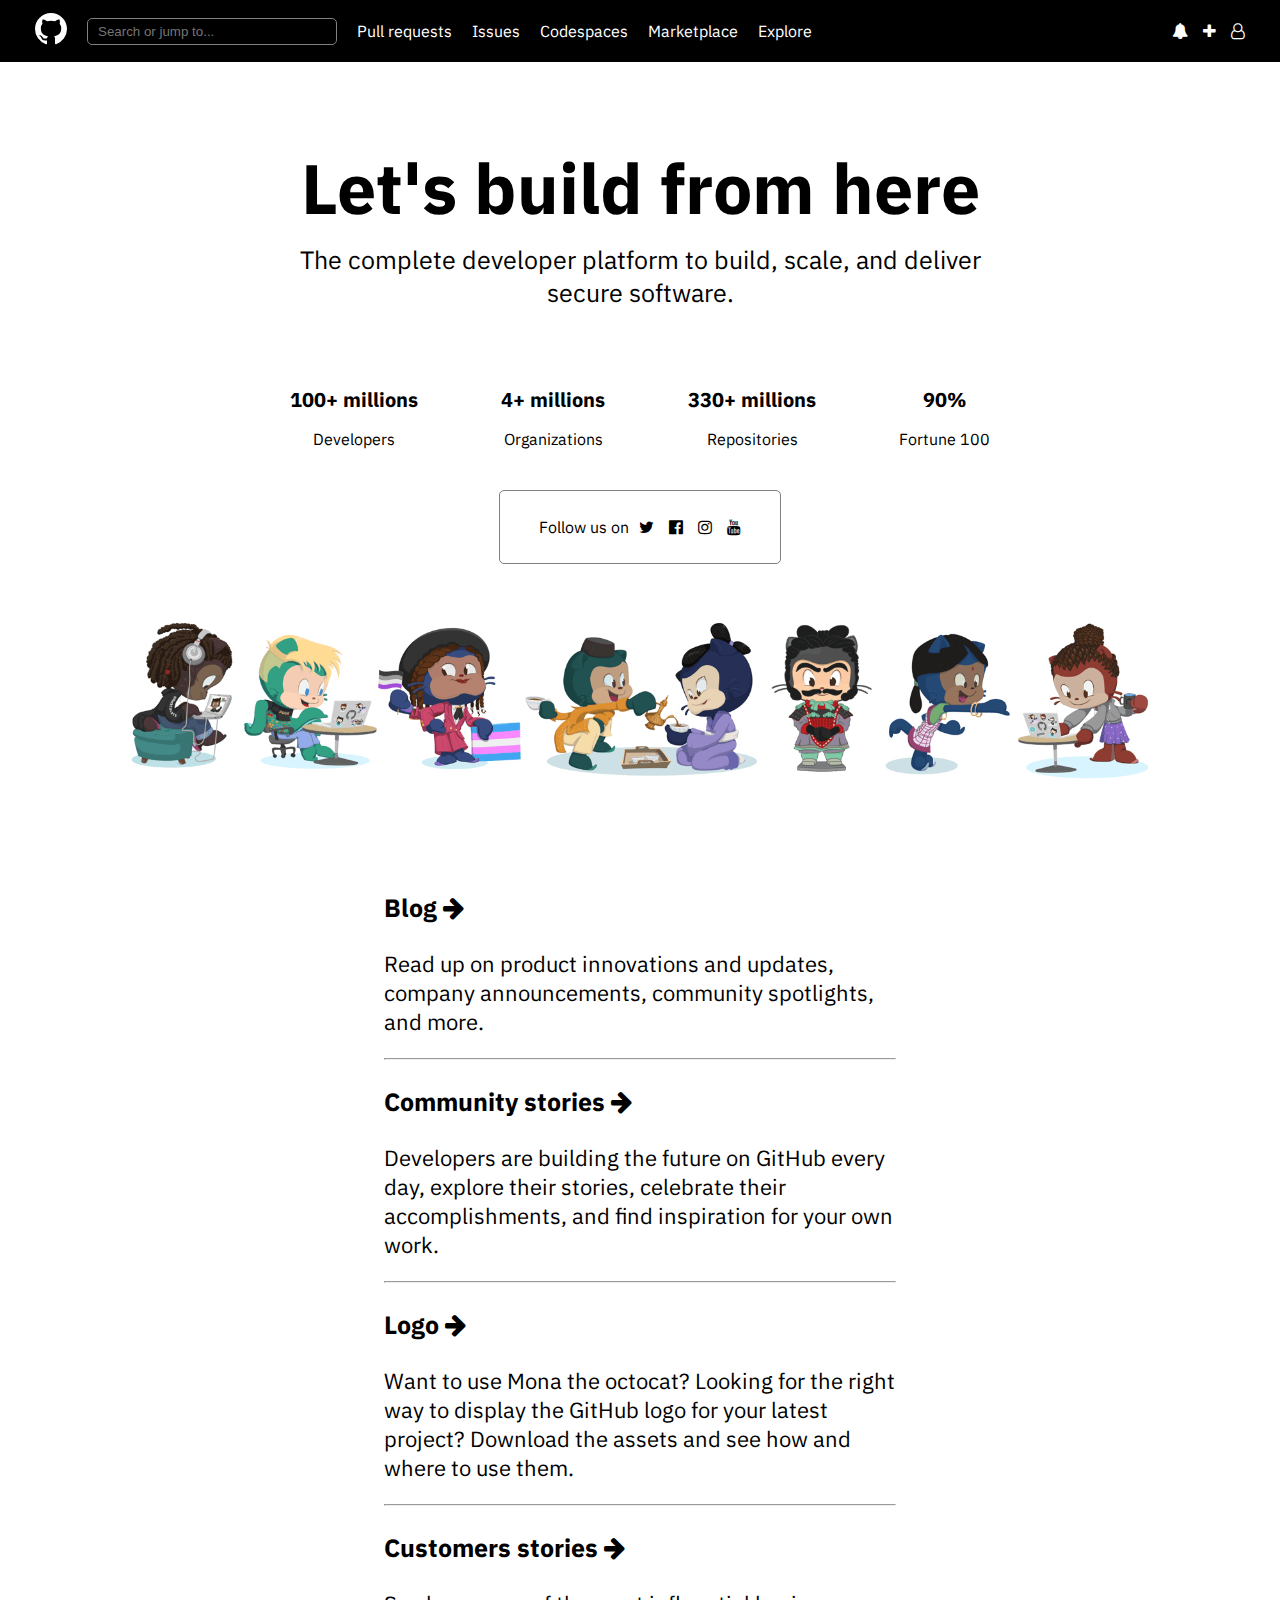
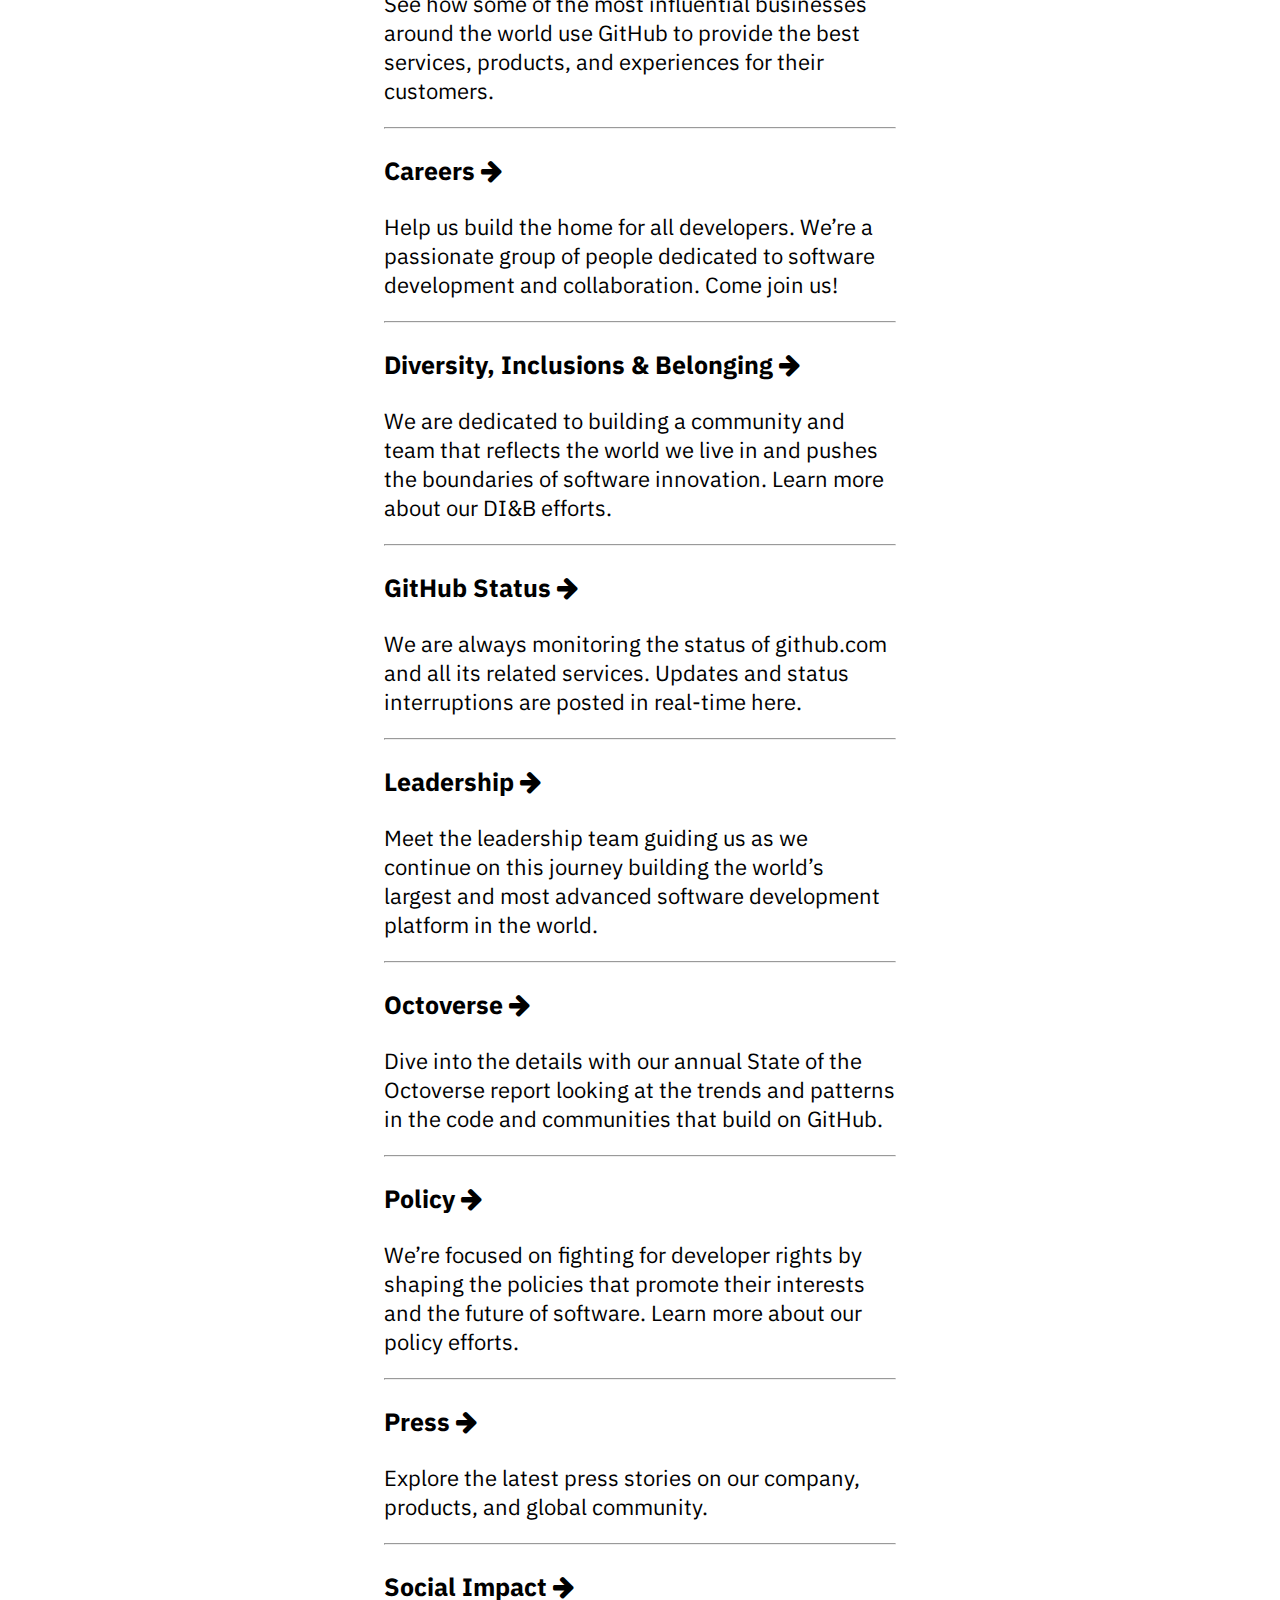
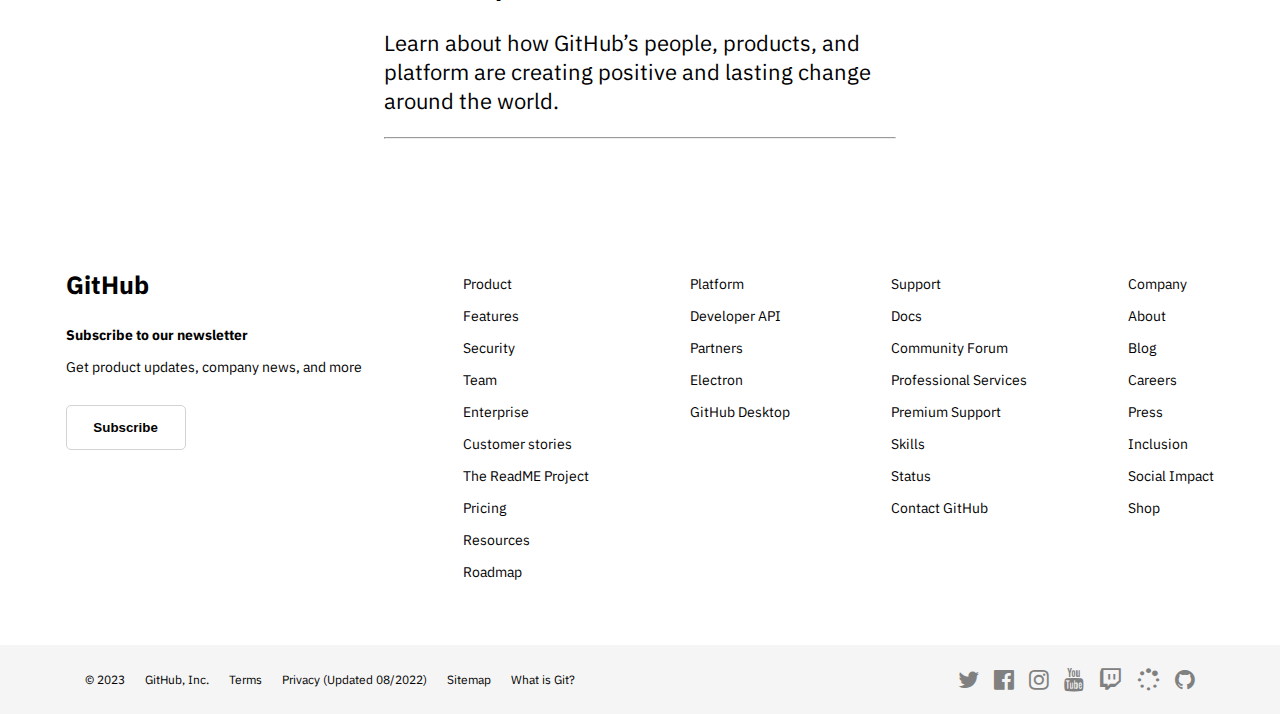
<file: index.html>
<!DOCTYPE html>
<html lang="en">
  <head>
    <meta charset="UTF-8" />
    <meta http-equiv="X-UA-Compatible" content="IE=edge" />
    <meta name="viewport" content="width=device-width, initial-scale=1.0" />
    <link
      rel="stylesheet"
      href="https://cdn.jsdelivr.net/npm/font-awesome@4.7.0/css/font-awesome.css"
    />
    <link rel="stylesheet" href="index.css" />
    <link rel="preconnect" href="https://fonts.googleapis.com" />
    <link rel="preconnect" href="https://fonts.gstatic.com" crossorigin />
    <link
      href="https://fonts.googleapis.com/css2?family=Anuphan&display=swap"
      rel="stylesheet"
    />
    <link rel="icon" type="image/png" href="src/images/github-logo.png" />
    <title>GitHub clone</title>
  </head>
  <body>
    <div class="header">
      <div class="left-content">
        <a href="/">
          <svg
            fill="white"
            height="32"
            aria-hidden="true"
            viewBox="0 0 16 16"
            version="1.1"
            width="32"
            data-view-component="true"
            class="octicon octicon-mark-github v-align-middle"
          >
            <path
              d="M8 0c4.42 0 8 3.58 8 8a8.013 8.013 0 0 1-5.45 7.59c-.4.08-.55-.17-.55-.38 0-.27.01-1.13.01-2.2 0-.75-.25-1.23-.54-1.48 1.78-.2 3.65-.88 3.65-3.95 0-.88-.31-1.59-.82-2.15.08-.2.36-1.02-.08-2.12 0 0-.67-.22-2.2.82-.64-.18-1.32-.27-2-.27-.68 0-1.36.09-2 .27-1.53-1.03-2.2-.82-2.2-.82-.44 1.1-.16 1.92-.08 2.12-.51.56-.82 1.28-.82 2.15 0 3.06 1.86 3.75 3.64 3.95-.23.2-.44.55-.51 1.07-.46.21-1.61.55-2.33-.66-.15-.24-.6-.83-1.23-.82-.67.01-.27.38.01.53.34.19.73.9.82 1.13.16.45.68 1.31 2.69.94 0 .67.01 1.3.01 1.49 0 .21-.15.45-.55.38A7.995 7.995 0 0 1 0 8c0-4.42 3.58-8 8-8Z"
            ></path>
          </svg>
        </a>

        <form method="POST">
          <input
            class="search-bar"
            type="search"
            placeholder="Search or jump to..."
            readonly
          />
        </form>

        <div class="d-flex flex-row gap-3">
          <p>Pull requests</p>
          <p>Issues</p>
          <p>Codespaces</p>
          <p>Marketplace</p>
          <p>Explore</p>
        </div>
      </div>

      <div class="d-flex flex-row gap-2">
        <i class="fa fa-bell"></i>
        <i class="fa fa-plus"></i>
        <i class="fa fa-user-o"></i>
      </div>
    </div>

    <div class="center">
      <div class="intro">
        <h1>Let's build from here</h1>
        <p>
          The complete developer platform to build, scale, and deliver <br />
          secure software.
        </p>
      </div>

      <!-- Another section -->
      <div class="middle">
        <div class="item">
          <h2>100+ millions</h2>
          <p>Developers</p>
        </div>
        <div class="item">
          <h2>4+ millions</h2>
          <p>Organizations</p>
        </div>
        <div class="item">
          <h2>330+ millions</h2>
          <p>Repositories</p>
        </div>
        <div class="item">
          <h2>90%</h2>
          <p>Fortune 100</p>
        </div>
      </div>

      <!-- Another section -->
      <div class="follow-us">
        <p>Follow us on</p>
        <div class="d-flex flex-row gap-2">
          <i class="fa fa-twitter"></i>
          <i class="fa fa-facebook-official" aria-hidden="true"></i>
          <i class="fa fa-instagram"></i>
          <i class="fa fa-youtube"></i>
        </div>
      </div>

      <!-- Another section -->
      <div class="image">
        <img src="/src/images/animated_children.webp" alt="" width="100%" />
      </div>
    </div>

    <div class="content">
      <a href="https://github/blog" target="_blank">
        <h3>Blog <i class="fa fa-arrow-right" aria-hidden="true"></i></h3>
        <p class="content-text">
          Read up on product innovations and updates, company announcements,
          community spotlights, and more.
        </p>
        <hr />
      </a>

      <a href="https://github.com/readme" target="_blank">
        <h3>
          Community stories <i class="fa fa-arrow-right" aria-hidden="true"></i>
        </h3>
        <p class="content-text">
          Developers are building the future on GitHub every day, explore their
          stories, celebrate their accomplishments, and find inspiration for
          your own work.
        </p>
        <hr />
      </a>

      <a href="logo.html" target="_blank">
        <h3>Logo <i class="fa fa-arrow-right" aria-hidden="true"></i></h3>
        <p class="content-text">
          Want to use Mona the octocat? Looking for the right way to display the
          GitHub logo for your latest project? Download the assets and see how
          and where to use them.
        </p>
        <hr />
      </a>

      <a href="https://github.com/customer" target="_blank">
        <h3>
          Customers stories <i class="fa fa-arrow-right" aria-hidden="true"></i>
        </h3>
        <p class="content-text">
          See how some of the most influential businesses around the world use
          GitHub to provide the best services, products, and experiences for
          their customers.
        </p>
        <hr />
      </a>

      <a href="https://github.com/careers" target="_blank">
        <h3>Careers <i class="fa fa-arrow-right" aria-hidden="true"></i></h3>
        <p class="content-text">
          Help us build the home for all developers. We’re a passionate group of
          people dedicated to software development and collaboration. Come join
          us!
        </p>
        <hr />
      </a>

      <a href="https://github.com/diversity" target="_blank">
        <h3>
          Diversity, Inclusions & Belonging
          <i class="fa fa-arrow-right" aria-hidden="true"></i>
        </h3>
        <p class="content-text">
          We are dedicated to building a community and team that reflects the
          world we live in and pushes the boundaries of software innovation.
          Learn more about our DI&B efforts.
        </p>
        <hr />
      </a>

      <a href="https://github.com/status" target="_blank">
        <h3>
          GitHub Status <i class="fa fa-arrow-right" aria-hidden="true"></i>
        </h3>
        <p class="content-text">
          We are always monitoring the status of github.com and all its related
          services. Updates and status interruptions are posted in real-time
          here.
        </p>
        <hr />
      </a>

      <a href="https://github.com/readme" target="_blank">
        <h3>Leadership <i class="fa fa-arrow-right" aria-hidden="true"></i></h3>
        <p class="content-text">
          Meet the leadership team guiding us as we continue on this journey
          building the world’s largest and most advanced software development
          platform in the world.
        </p>
        <hr />
      </a>

      <a href="https://github.com/Octoverse" target="_blank">
        <h3>Octoverse <i class="fa fa-arrow-right" aria-hidden="true"></i></h3>
        <p class="content-text">
          Dive into the details with our annual State of the Octoverse report
          looking at the trends and patterns in the code and communities that
          build on GitHub.
        </p>
        <hr />
      </a>

      <a href="https://github.com/policy" target="_blank">
        <h3>Policy <i class="fa fa-arrow-right" aria-hidden="true"></i></h3>
        <p class="content-text">
          We’re focused on fighting for developer rights by shaping the policies
          that promote their interests and the future of software. Learn more
          about our policy efforts.
        </p>
        <hr />
      </a>

      <a href="https://github.com/Press" target="_blank">
        <h3>Press <i class="fa fa-arrow-right" aria-hidden="true"></i></h3>
        <p class="content-text">
          Explore the latest press stories on our company, products, and global
          community.
        </p>
        <hr />
      </a>

      <a href="https://github.com/Social" target="_blank">
        <h3>
          Social Impact <i class="fa fa-arrow-right" aria-hidden="true"></i>
        </h3>
        <p class="content-text">
          Learn about how GitHub’s people, products, and platform are creating
          positive and lasting change around the world.
        </p>
        <hr />
      </a>
    </div>

    <!-- <iframe width="560" height="315" src="https://www.youtube.com/embed/pQN-pnXPaVg" title="YouTube video player" frameborder="0" allow="accelerometer; clipboard-write; encrypted-media; gyroscope; picture-in-picture" allowfullscreen></iframe>~ -->

    <div class="end">
      <div>
        <p class="sub">GitHub</p>
        <p><b>Subscribe to our newsletter</b></p>
        <p>Get product updates, company news, and more</p>
        <button type="button" class="subscribe">Subscribe</button>
      </div>

      <div>
        <p>Product</p>
        <p>Features</p>
        <p>Security</p>
        <p>Team</p>
        <p>Enterprise</p>
        <p>Customer stories</p>
        <p>The ReadME Project</p>
        <p>Pricing</p>
        <p>Resources</p>
        <p>Roadmap</p>
      </div>

      <div>
        <p>Platform</p>
        <p>Developer API</p>
        <p>Partners</p>
        <p>Electron</p>
        <p>GitHub Desktop</p>
      </div>

      <div>
        <p>Support</p>
        <p>Docs</p>
        <p>Community Forum</p>
        <p>Professional Services</p>
        <p>Premium Support</p>
        <p>Skills</p>
        <p>Status</p>
        <p>Contact GitHub</p>
      </div>

      <div>
        <p>Company</p>
        <p>About</p>
        <p>Blog</p>
        <p>Careers</p>
        <p>Press</p>
        <p>Inclusion</p>
        <p>Social Impact</p>
        <p>Shop</p>
      </div>
    </div>

    <div class="footer">
      <div class="footer-left gap-3">
        <p>© 2023</p>
        <p>GitHub, Inc.</p>
        <p>Terms</p>
        <p>Privacy (Updated 08/2022)</p>
        <p>Sitemap</p>
        <p>What is Git?</p>
      </div>

      <div class="footer-right d-flex flex-row gap-2">
        <i class="fa fa-twitter"></i>
        <i class="fa fa-facebook-official" aria-hidden="true"></i>
        <i class="fa fa-instagram" aria-hidden="true"></i>
        <i class="fa fa-youtube"></i>
        <i class="fa fa-twitch" aria-hidden="true"></i>
        <i class="fa fa-spinner fa-spin" aria-hidden="true"></i>
        <i class="fa fa-github" aria-hidden="true"></i>
      </div>
    </div>
  </body>
</html>
</file>
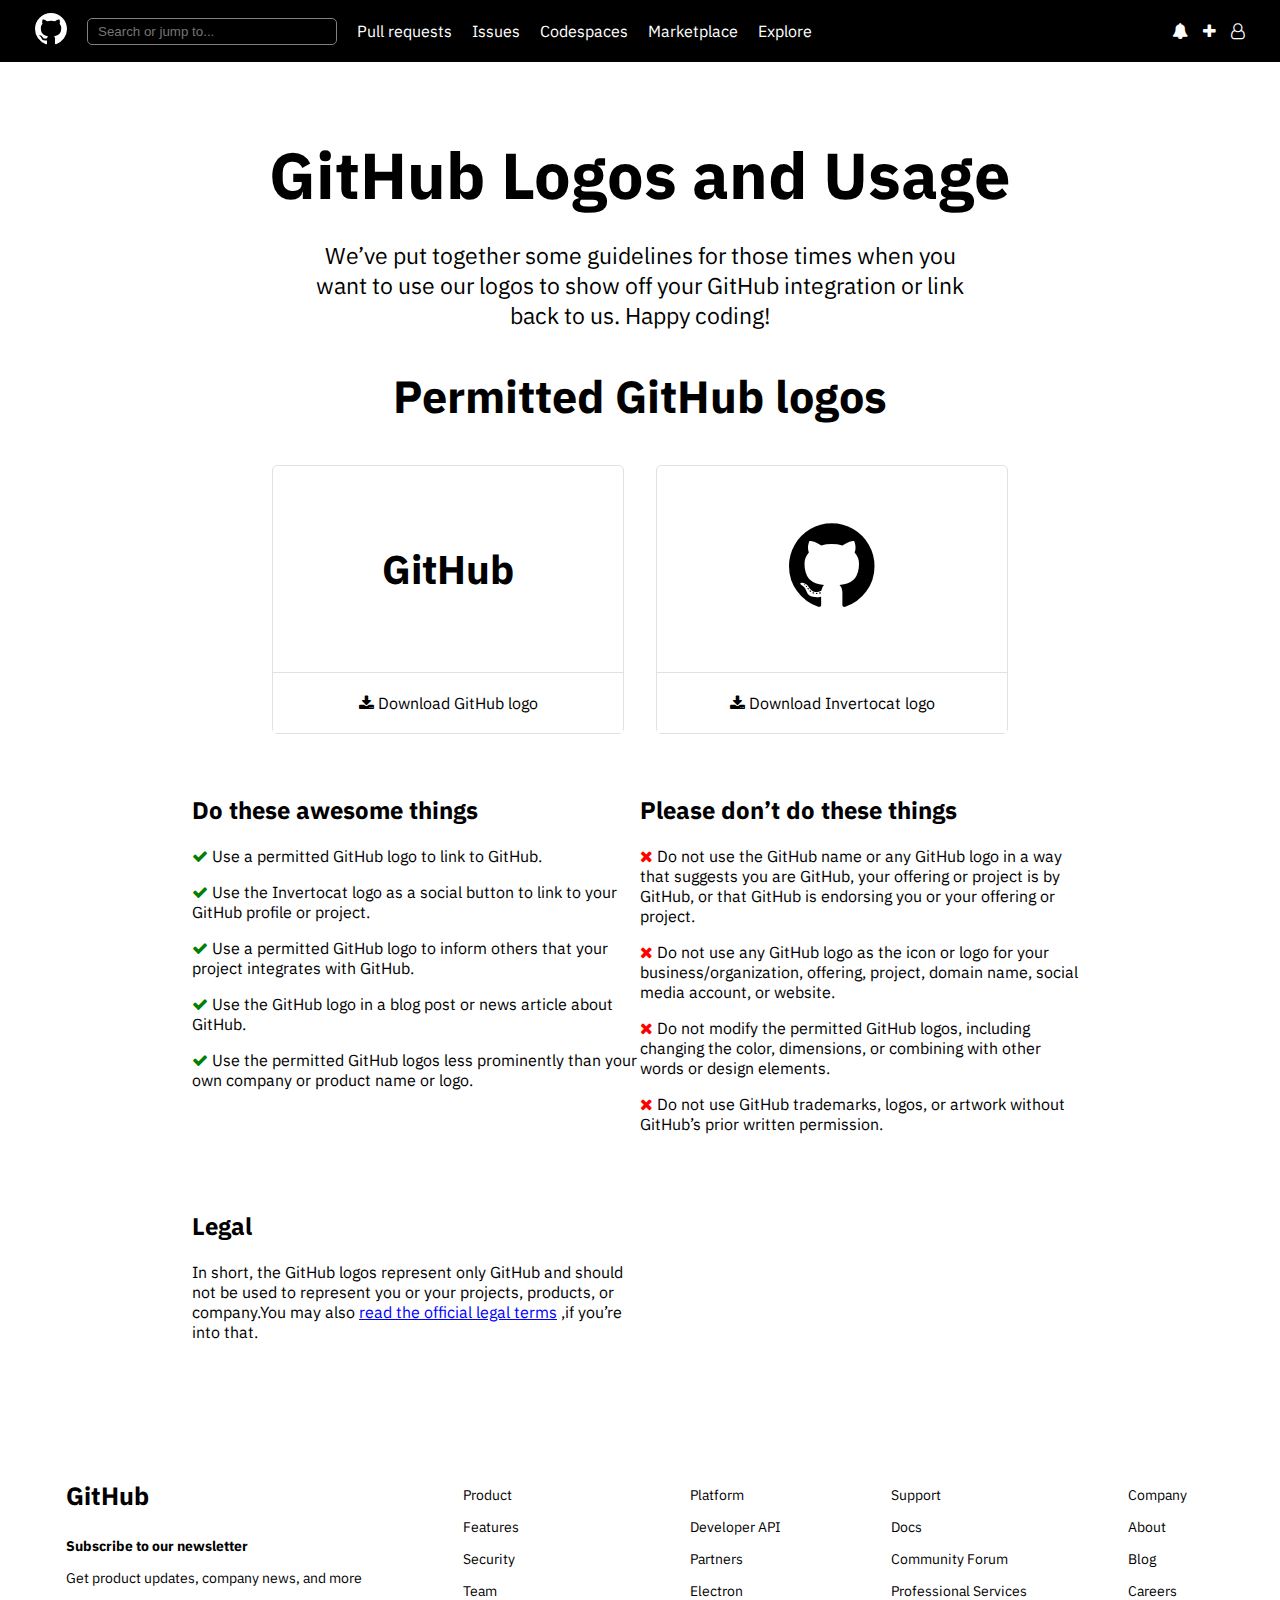
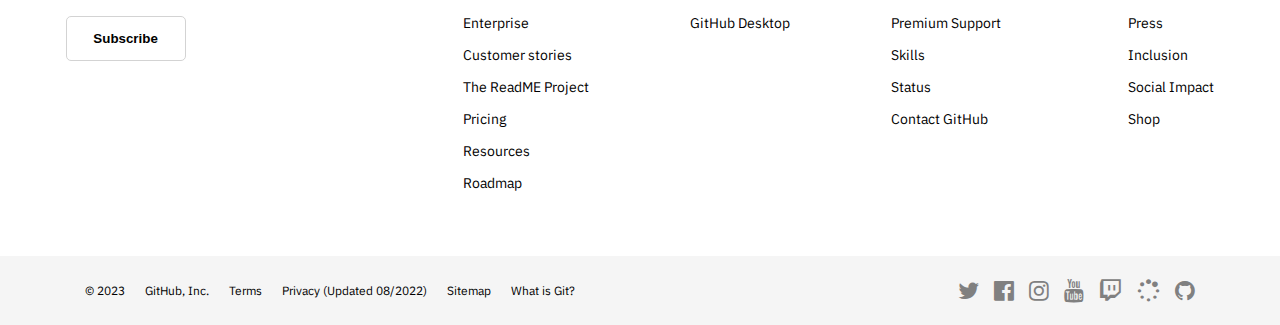
<file: logo.html>
<!DOCTYPE html>
<html lang="en">
  <head>
    <meta charset="UTF-8" />
    <meta http-equiv="X-UA-Compatible" content="IE=edge" />
    <meta name="viewport" content="width=device-width, initial-scale=1.0" />
    <link rel="stylesheet" href="main.css" />
    <link rel="preconnect" href="https://fonts.googleapis.com" />
    <link rel="preconnect" href="https://fonts.gstatic.com" crossorigin />
    <link
      href="https://fonts.googleapis.com/css2?family=Anuphan&family=Open+Sans&display=swap"
      rel="stylesheet"
    />
    <link
      rel="stylesheet"
      href="https://cdn.jsdelivr.net/npm/font-awesome@4.7.0/css/font-awesome.css"
    />
    <link rel="icon" type="image/png" href="src/images/github-logo.png" />
    <title>GitHub clone</title>
  </head>
  <body>
    <div class="header">
      <div class="left-content">
        <a href="/">
          <svg
            fill="white"
            height="32"
            aria-hidden="true"
            viewBox="0 0 16 16"
            version="1.1"
            width="32"
            data-view-component="true"
            class="octicon octicon-mark-github v-align-middle"
          >
            <path
              d="M8 0c4.42 0 8 3.58 8 8a8.013 8.013 0 0 1-5.45 7.59c-.4.08-.55-.17-.55-.38 0-.27.01-1.13.01-2.2 0-.75-.25-1.23-.54-1.48 1.78-.2 3.65-.88 3.65-3.95 0-.88-.31-1.59-.82-2.15.08-.2.36-1.02-.08-2.12 0 0-.67-.22-2.2.82-.64-.18-1.32-.27-2-.27-.68 0-1.36.09-2 .27-1.53-1.03-2.2-.82-2.2-.82-.44 1.1-.16 1.92-.08 2.12-.51.56-.82 1.28-.82 2.15 0 3.06 1.86 3.75 3.64 3.95-.23.2-.44.55-.51 1.07-.46.21-1.61.55-2.33-.66-.15-.24-.6-.83-1.23-.82-.67.01-.27.38.01.53.34.19.73.9.82 1.13.16.45.68 1.31 2.69.94 0 .67.01 1.3.01 1.49 0 .21-.15.45-.55.38A7.995 7.995 0 0 1 0 8c0-4.42 3.58-8 8-8Z"
            ></path>
          </svg>
        </a>
        <form method="POST">
          <input
            class="search-bar"
            type="search"
            placeholder="Search or jump to..."
            readonly
          />
        </form>

        <div class="d-flex flex-row gap-3">
          <p>Pull requests</p>
          <p>Issues</p>
          <p>Codespaces</p>
          <p>Marketplace</p>
          <p>Explore</p>
        </div>
      </div>

      <div class="d-flex flex-row gap-2">
        <i class="fa fa-bell"></i>
        <i class="fa fa-plus"></i>
        <i class="fa fa-user-o"></i>
      </div>
    </div>

    <div class="intro">
      <h1>GitHub Logos and Usage</h1>
      <p>
        We’ve put together some guidelines for those times when you <br />
        want to use our logos to show off your GitHub integration or link <br />
        back to us. Happy coding!
      </p>
    </div>

    <h2 class="mid">Permitted GitHub logos</h2>

    <div class="download-container">
      <div class="download">
        <h1>GitHub</h1>
        <a href="#"> <i class="fa fa-download"></i> Download GitHub logo</a>
      </div>

      <div class="download">
        <i class="github fa fa-github" aria-hidden="true"></i>
        <a href="#"> <i class="fa fa-download"></i> Download Invertocat logo</a>
      </div>
    </div>

    <div class="mark">
      <div class="mark-left">
        <h2>Do these awesome things</h2>
        <p>
          <i class="fa fa-check" aria-hidden="true"></i> Use a permitted GitHub
          logo to link to GitHub.
        </p>
        <p>
          <i class="fa fa-check" aria-hidden="true"></i> Use the Invertocat logo
          as a social button to link to your GitHub profile or project.
        </p>
        <p>
          <i class="fa fa-check" aria-hidden="true"></i> Use a permitted GitHub
          logo to inform others that your project integrates with GitHub.
        </p>
        <p>
          <i class="fa fa-check" aria-hidden="true"></i> Use the GitHub logo in
          a blog post or news article about GitHub.
        </p>
        <p>
          <i class="fa fa-check" aria-hidden="true"></i> Use the permitted
          GitHub logos less prominently than your own company or product name or
          logo.
        </p>
      </div>

      <div class="mark-right">
        <h2>Please don’t do these things</h2>
        <p>
          <i class="fa fa-times" aria-hidden="true"></i> Do not use the GitHub
          name or any GitHub logo in a way that suggests you are GitHub, your
          offering or project is by GitHub, or that GitHub is endorsing you or
          your offering or project.
        </p>
        <p>
          <i class="fa fa-times" aria-hidden="true"></i> Do not use any GitHub
          logo as the icon or logo for your business/organization, offering,
          project, domain name, social media account, or website.
        </p>
        <p>
          <i class="fa fa-times" aria-hidden="true"></i> Do not modify the
          permitted GitHub logos, including changing the color, dimensions, or
          combining with other words or design elements.
        </p>
        <p>
          <i class="fa fa-times" aria-hidden="true"></i> Do not use GitHub
          trademarks, logos, or artwork without GitHub’s prior written
          permission.
        </p>
      </div>
    </div>

    <div class="mark">
      <div class="mark-left-legal">
        <h2>Legal</h2>
        <p>
          In short, the GitHub logos represent only GitHub and should not be
          used to represent you or your projects, products, or company.You may
          also
          <a href="">read the official legal terms</a> ,if you’re into that.
        </p>
      </div>
    </div>

    <div class="end">
      <div>
        <p class="sub">GitHub</p>
        <p><b>Subscribe to our newsletter</b></p>
        <p>Get product updates, company news, and more</p>
        <button type="button" class="subscribe">Subscribe</button>
      </div>

      <div>
        <p>Product</p>
        <p>Features</p>
        <p>Security</p>
        <p>Team</p>
        <p>Enterprise</p>
        <p>Customer stories</p>
        <p>The ReadME Project</p>
        <p>Pricing</p>
        <p>Resources</p>
        <p>Roadmap</p>
      </div>

      <div>
        <p>Platform</p>
        <p>Developer API</p>
        <p>Partners</p>
        <p>Electron</p>
        <p>GitHub Desktop</p>
      </div>

      <div>
        <p>Support</p>
        <p>Docs</p>
        <p>Community Forum</p>
        <p>Professional Services</p>
        <p>Premium Support</p>
        <p>Skills</p>
        <p>Status</p>
        <p>Contact GitHub</p>
      </div>

      <div>
        <p>Company</p>
        <p>About</p>
        <p>Blog</p>
        <p>Careers</p>
        <p>Press</p>
        <p>Inclusion</p>
        <p>Social Impact</p>
        <p>Shop</p>
      </div>
    </div>

    <div class="footer">
      <div class="footer-left gap-3">
        <p>© 2023</p>
        <p>GitHub, Inc.</p>
        <p>Terms</p>
        <p>Privacy (Updated 08/2022)</p>
        <p>Sitemap</p>
        <p>What is Git?</p>
      </div>

      <div class="footer-right d-flex flex-row gap-2">
        <i class="fa fa-twitter"></i>
        <i class="fa fa-facebook-official" aria-hidden="true"></i>
        <i class="fa fa-instagram" aria-hidden="true"></i>
        <i class="fa fa-youtube"></i>
        <i class="fa fa-twitch" aria-hidden="true"></i>
        <i class="fa fa-spinner fa-spin" aria-hidden="true"></i>
        <i class="fa fa-github" aria-hidden="true"></i>
      </div>
    </div>
  </body>
</html>
</file>
<file: index.css>
body {
  margin: 0;
  font-family: "Anuphan";
}

.center {
  margin: 0px auto;
  width: 100%;
  text-align: center;
}

.bg-white {
  background-color: #ffffff;
}

.d-flex {
  display: flex;
}

.flex-row {
  flex-direction: row;
}

.flex-column {
  flex-direction: column;
}

.gap-3 {
  gap: 20px;
}

.gap-2 {
  gap: 15px;
}
.backg-dark {
  background-color: black;
}

.text-white {
  color: white;
}

.header {
  display: flex;
  background-color: #000000;
  color: white;
  align-items: center;
  justify-content: space-between;
  padding-left: 35px;
  padding-right: 35px;
  padding-top: 5px;
  padding-bottom: 5px;
}

.left-content {
  display: flex;
  align-items: center;
  gap: 20px;
}

.search-bar {
  background-color: #000000;
  padding-left: 10px;
  padding-right: 10px;
  padding-top: 5px;
  padding-bottom: 5px;
  border: 1px solid gray;
  border-radius: 5px;
  width: 250px;
}

.follow-us {
  display: flex;
  align-items: center;
  justify-content: center;
  gap: 10px;
  padding-left: 25px;
  padding-right: 25px;
  padding-top: 10px;
  padding-bottom: 10px;
  border: 1px solid gray;
  border-radius: 5px;
  width: 230px;
  margin: auto;
  margin-top: 25px;
  text-align: center;
}

.image {
  width: 80%;
  margin: auto;
  margin-top: 55px;
}

.intro {
  margin-top: 80px;
}

.intro h1 {
  font-size: 70px;
  font-weight: bolder;
  margin-bottom: 0px;
}

.intro p {
  margin-top: 10px;
  font-size: 25px;
}

.middle {
  width: 700px;
  margin: auto;
  margin-top: 60px;
  display: flex;
  flex-direction: row;
  justify-content: space-between;
}

.item h2 {
  font-size: 20px;
}

.content {
  width: 40%;
  margin: auto;
  margin-top: 80px;
  text-align: left;
  align-content: center;
  justify-content: center;
}
.content a {
  text-decoration: none;
  color: #000000;
}
.content-text {
  font-size: 22px;
}
.content a h3 {
  font-size: 25px;
}
.end {
  display: flex;
  flex-direction: row;
  justify-content: space-around;
  align-items: start;
  margin: auto;
  margin-top: 5%;
  padding-left: 15px;
  padding-right: 15px;
  padding-top: 50px;
  padding-bottom: 50px;
}

.end p {
  font-size: 14px;
}

.subscribe {
  width: 120px;
  /* margin:15px; */
  margin-top: 15px;
  height: 45px;
  border: 1px solid lightgrey;
  border-radius: 5px;
  background-color: transparent;
  font-weight: bold;
  cursor: pointer;
  transition: 0.3s all;
}

.subscribe:hover {
  border: 1px solid #000000;
  color: #ffffff;
  background-color: black;
}

.footer {
  display: flex;
  flex-direction: row;
  justify-content: space-between;
  align-items: center;
  background-color: #f5f5f5;
  padding-left: 85px;
  padding-right: 85px;
  padding-top: 15px;
  padding-bottom: 15px;
}

.footer-left {
  display: flex;
  flex-direction: row;
}

.footer-left p {
  font-size: 12px;
}

.footer-right i {
  font-size: 23px;
  background-color: transparent;
  color: grey;
}

.sub {
  font-size: 25px !important;
  font-weight: bold;
  margin-top: 7px !important;
}
</file>
<file: main.css>
.header {
    display: flex;
    background-color: #000000;
    color: white;
    align-items: center;
    justify-content: space-between;
    padding-left: 35px;
    padding-right: 35px;
    padding-top: 5px;
    padding-bottom: 5px;
  }
  
  .left-content {
    display: flex;
    align-items: center;
    gap: 20px;
  }
  
  body {
    margin: 0;
    font-family: "Anuphan";
  }
  
  .center {
    margin: 0px auto;
    width: 100%;
    text-align: center;
  }
  
  .bg-white {
    background-color: #ffffff;
  }
  
  .d-flex {
    display: flex;
  }
  
  .flex-row {
    flex-direction: row;
  }
  
  .flex-column {
    flex-direction: column;
  }
  
  .gap-3 {
    gap: 20px;
  }
  
  .gap-2 {
    gap: 15px;
  }
  .backg-dark {
    background-color: black;
  }
  
  .text-white {
    color: white;
  }
  
  .intro {
    text-align: center;
    margin-top: 70px;
    font-size: 23px;
  }
  
  .intro h1 {
    font-size: 65px;
    margin-bottom: 0px;
  }
  
  .mid {
    text-align: center;
    font-size: 45px;
    font-weight: 900;
  }
  
  .box {
    display: flex;
    text-align: center;
  }
  
  .search-bar {
    background-color: #000000;
    padding-left: 10px;
    padding-right: 10px;
    padding-top: 5px;
    padding-bottom: 5px;
    border: 1px solid gray;
    border-radius: 5px;
    width: 250px;
  }
  
  .download {
    display: flex;
    flex-direction: column;
    justify-content: space-between;
    border: 1px solid #e0e0e0f5;
    border-radius: 5px;
    width: 350px;
    text-align: center;
  }
  
  .download h1 {
    font-size: 40px;
    padding-top: 50px;
    padding-bottom: 50px;
  }
  
  .github {
    font-size: 100px !important;
    padding-top: 50px !important;
    padding-bottom: 50px !important;
  }
  
  .download a {
    background-color: #ffffff;
    border-top: 1px solid #e0e0e0f5;
    text-decoration: none;
    padding-top: 20px;
    padding-bottom: 20px;
    transition: 0.2s all;
    color: #000000;
  }
  
  .download a:hover {
    background-color: blue;
    color: #ffffff;
  }
  
  .download-container {
    display: flex;
    flex-direction: row;
    justify-content: space-around;
    width: 60%;
    margin: auto;
    margin-top: 40px;
  
  }
  
  .mark {
    display: flex;
    flex-direction: row;
    justify-content: space-between;
    width: 70%;
    margin: auto;
    margin-top: 40px;
  }
  
  .mark-left, .mark-left-legal {
    width: 50%;
  }
  
  .mark-left i{
      color: green;
  }
  
  .mark-right{
    width: 50%;
  }
  
  
  .mark-right i{
      color: red;
    }
  
    .mark-left-legal a{
  color: blue;
    }
  
    
  .end {
      display: flex;
      flex-direction: row;
      justify-content: space-around;
      align-items: start;
      margin: auto;
      margin-top: 5%;
      padding-left: 15px;
      padding-right: 15px;
      padding-top: 50px;
      padding-bottom: 50px;
    }
    
    .end p {
      font-size: 14px;
    }
    
    .subscribe {
      width: 120px;
      /* margin:15px; */
      margin-top: 15px;
      height: 45px;
      border: 1px solid lightgrey;
      border-radius: 5px;
      background-color: transparent;
      font-weight: bold;
      cursor: pointer;
      transition: 0.3s all;
    }
    
    .subscribe:hover {
      border: 1px solid #000000;
      color: #ffffff;
      background-color: black;
    }
    
    .footer {
      display: flex;
      flex-direction: row;
      justify-content: space-between;
      align-items: center;
      background-color: #f5f5f5;
      padding-left: 85px;
      padding-right: 85px;
      padding-top: 15px;
      padding-bottom: 15px;
    }
    
    .footer-left {
      display: flex;
      flex-direction: row;
    }
    
    .footer-left p {
      font-size: 12px;
    }
    
    .footer-right i {
      font-size: 23px;
      background-color: transparent;
      color: grey;
    }
    
    .sub {
      font-size: 25px !important;
      font-weight: bold;
      margin-top: 7px !important;
    }
</file>
